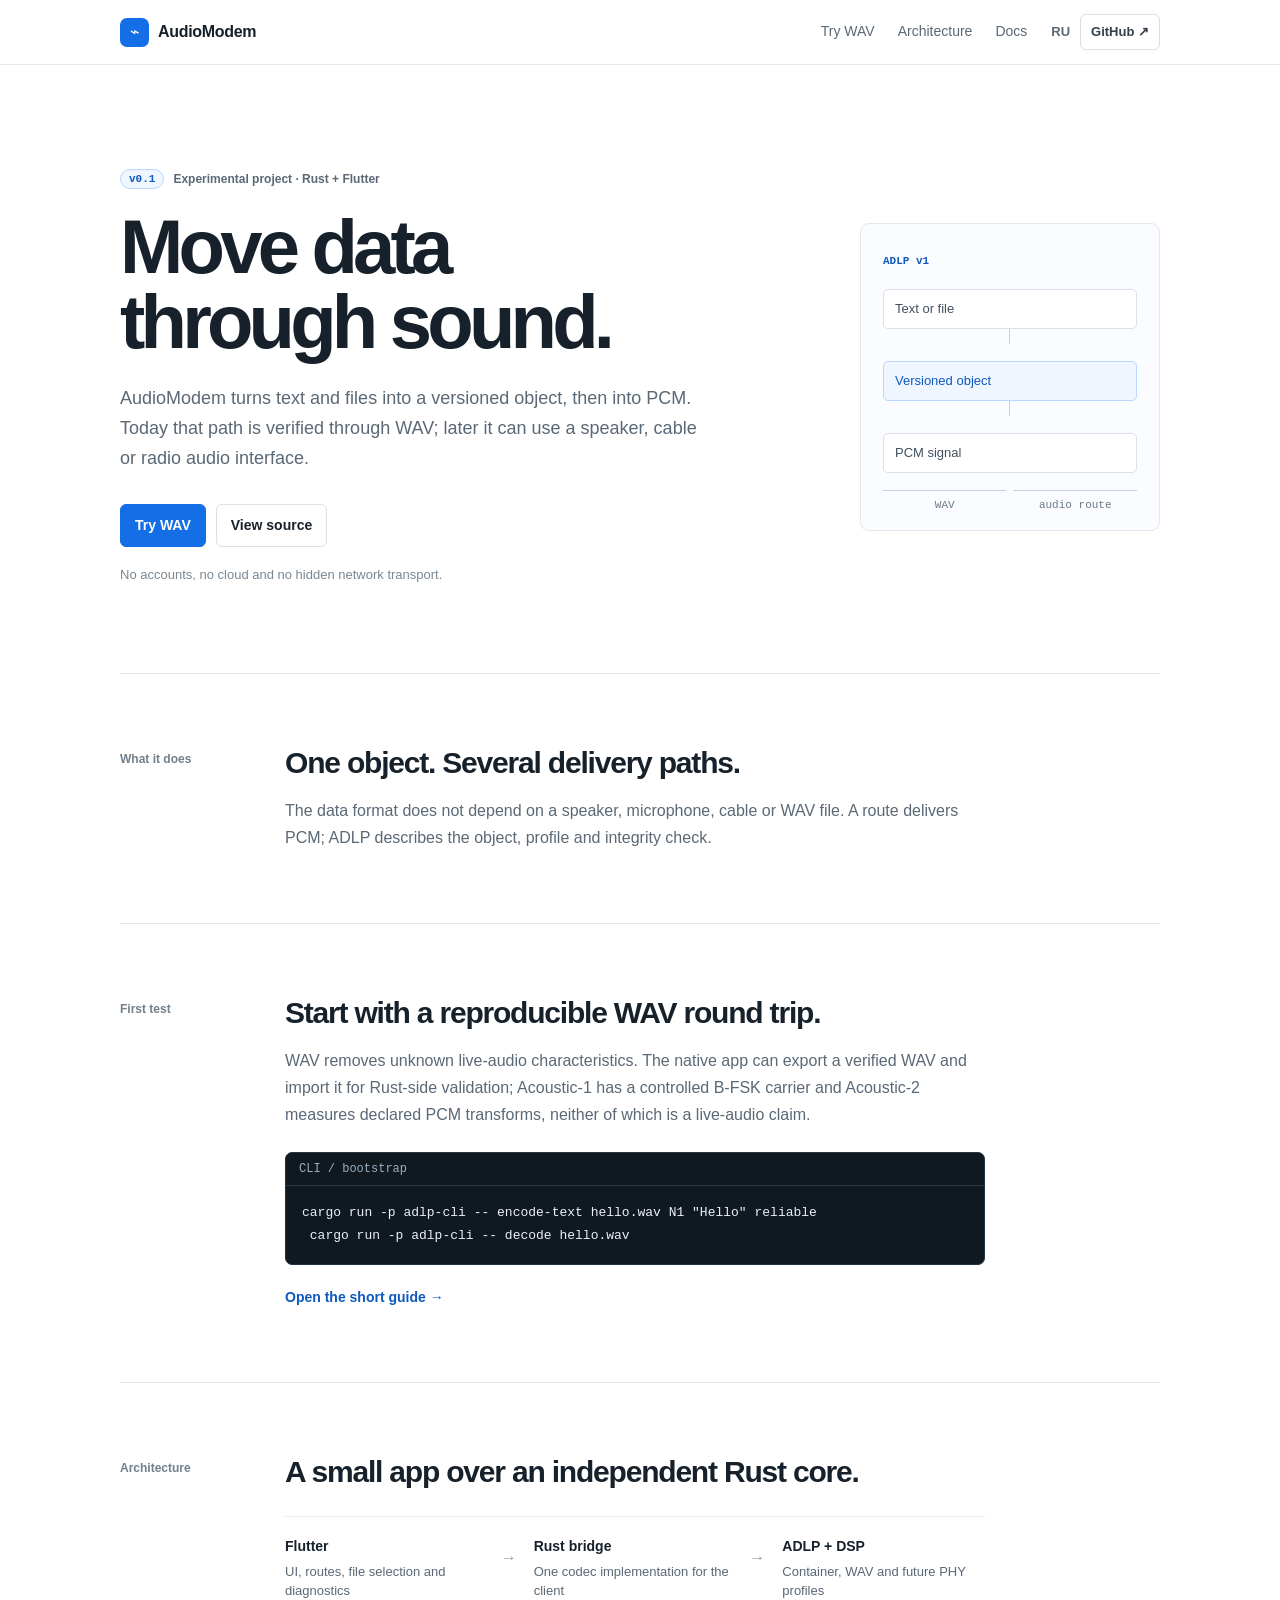
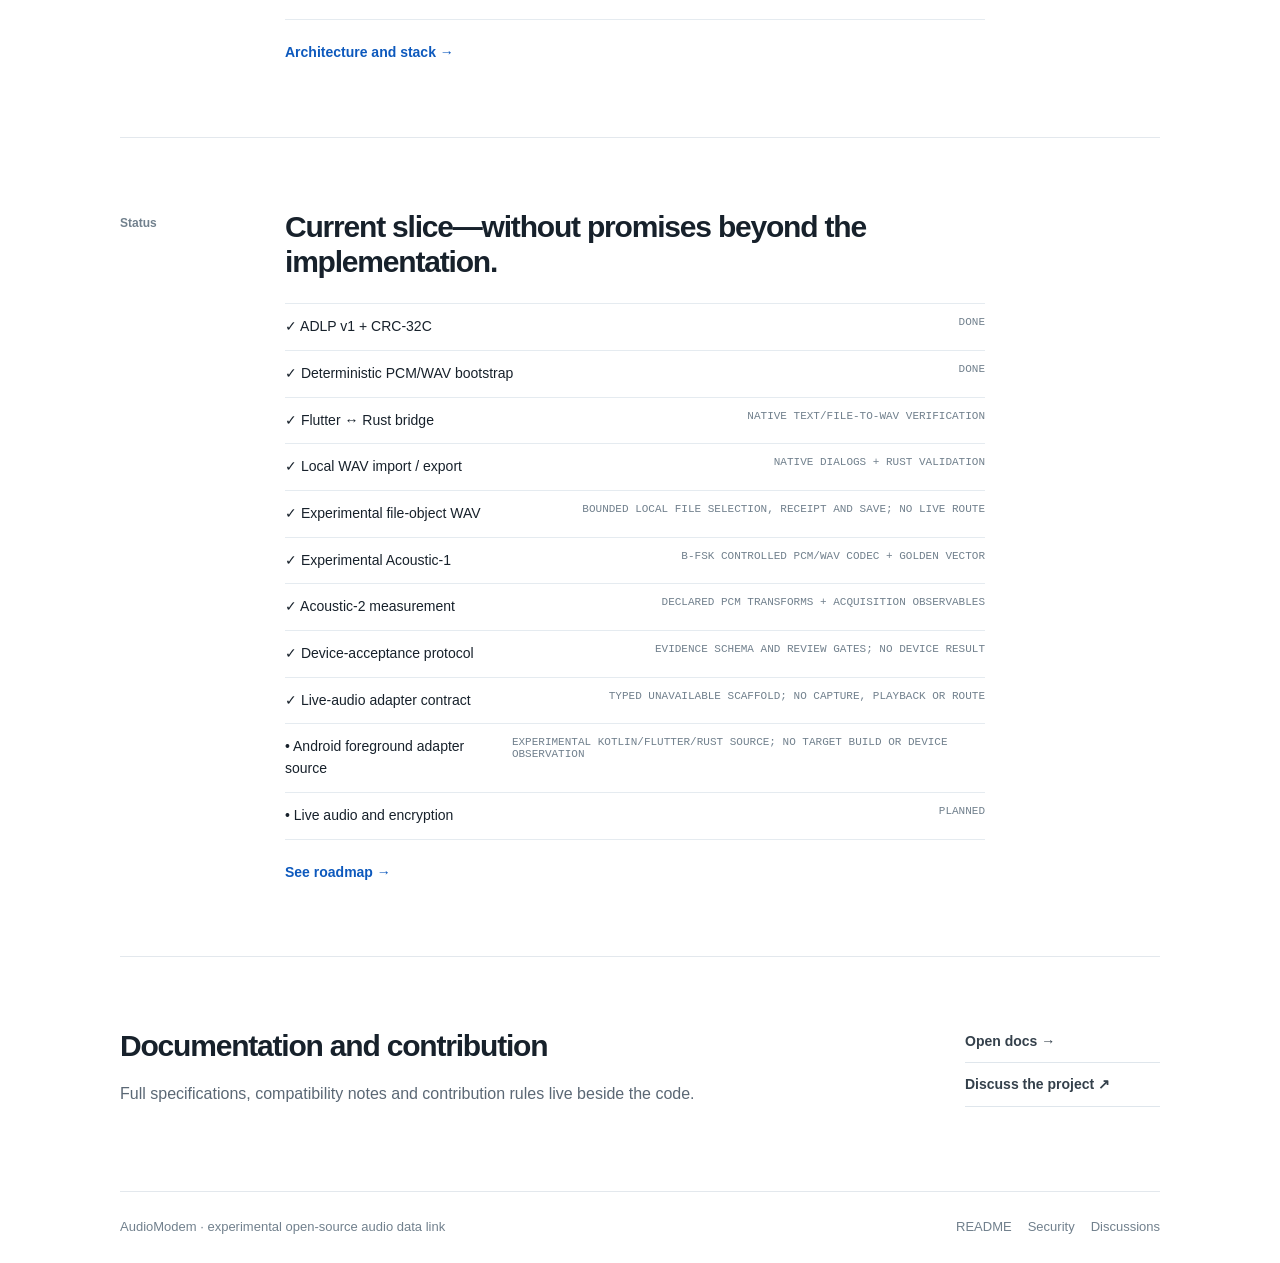
<file: index.html>
<!doctype html>
<html lang="en">
  <head>
    <meta charset="utf-8" />
    <meta name="viewport" content="width=device-width, initial-scale=1" />
    <meta name="description" content="AudioModem is an experimental open-source audio data link built with Rust and Flutter." />
    <link rel="stylesheet" href="styles.css" />
    <title>AudioModem — move data through sound</title>
  </head>
  <body>
    <header><div class="header-inner"><a class="brand" href="./"><span>⌁</span><b>AudioModem</b></a><nav><a href="#try">Try WAV</a><a href="#architecture">Architecture</a><a href="https://github.com/matveyb9/AudioModem/tree/main/docs">Docs</a></nav><div class="header-links"><a href="ru/">RU</a><a class="github" href="https://github.com/matveyb9/AudioModem">GitHub ↗</a></div></div></header>
    <main>
      <section class="hero"><div class="hero-copy"><p class="eyebrow"><span>v0.1</span> Experimental project · Rust + Flutter</p><h1>Move data<br />through sound.</h1><p class="lede">AudioModem turns text and files into a versioned object, then into PCM. Today that path is verified through WAV; later it can use a speaker, cable or radio audio interface.</p><p class="actions"><a class="primary" href="#try">Try WAV</a><a class="secondary" href="https://github.com/matveyb9/AudioModem">View source</a></p><p class="note">No accounts, no cloud and no hidden network transport.</p></div><div class="diagram"><b>ADLP v1</b><div>Text or file</div><i></i><div class="accent">Versioned object</div><i></i><div>PCM signal</div><p><span>WAV</span><span>audio route</span></p></div></section>
      <section class="split"><p>What it does</p><div><h2>One object. Several delivery paths.</h2><p>The data format does not depend on a speaker, microphone, cable or WAV file. A route delivers PCM; ADLP describes the object, profile and integrity check.</p></div></section>
      <section class="split" id="try"><p>First test</p><div><h2>Start with a reproducible WAV round trip.</h2><p>WAV removes unknown live-audio characteristics. The native app can export a verified WAV and import it for Rust-side validation; Acoustic-1 has a controlled B-FSK carrier and Acoustic-2 measures declared PCM transforms, neither of which is a live-audio claim.</p><pre><small>CLI / bootstrap</small><code>cargo run -p adlp-cli -- encode-text hello.wav N1 "Hello" reliable
 cargo run -p adlp-cli -- decode hello.wav</code></pre><a class="text-link" href="https://github.com/matveyb9/AudioModem/blob/main/docs/guides/getting-started.md">Open the short guide →</a></div></section>
      <section class="split" id="architecture"><p>Architecture</p><div><h2>A small app over an independent Rust core.</h2><div class="flow"><div><b>Flutter</b><span>UI, routes, file selection and diagnostics</span></div><strong>→</strong><div><b>Rust bridge</b><span>One codec implementation for the client</span></div><strong>→</strong><div><b>ADLP + DSP</b><span>Container, WAV and future PHY profiles</span></div></div><a class="text-link" href="https://github.com/matveyb9/AudioModem/blob/main/docs/README.md">Architecture and stack →</a></div></section>
      <section class="split"><p>Status</p><div><h2>Current slice—without promises beyond the implementation.</h2><dl><div><dt>✓ ADLP v1 + CRC-32C</dt><dd>done</dd></div><div><dt>✓ Deterministic PCM/WAV bootstrap</dt><dd>done</dd></div><div><dt>✓ Flutter ↔ Rust bridge</dt><dd>native text/file-to-WAV verification</dd></div><div><dt>✓ Local WAV import / export</dt><dd>native dialogs + Rust validation</dd></div><div><dt>✓ Experimental file-object WAV</dt><dd>bounded local file selection, receipt and save; no live route</dd></div><div><dt>✓ Experimental Acoustic-1</dt><dd>B-FSK controlled PCM/WAV codec + golden vector</dd></div><div><dt>✓ Acoustic-2 measurement</dt><dd>declared PCM transforms + acquisition observables</dd></div><div><dt>✓ Device-acceptance protocol</dt><dd>evidence schema and review gates; no device result</dd></div><div><dt>✓ Live-audio adapter contract</dt><dd>typed unavailable scaffold; no capture, playback or route</dd></div><div><dt>• Android foreground adapter source</dt><dd>experimental Kotlin/Flutter/Rust source; no target build or device observation</dd></div><div><dt>• Live audio and encryption</dt><dd>planned</dd></div></dl><a class="text-link" href="https://github.com/matveyb9/AudioModem/blob/main/docs/roadmap.md">See roadmap →</a></div></section>
      <section class="links"><div><h2>Documentation and contribution</h2><p>Full specifications, compatibility notes and contribution rules live beside the code.</p></div><div><a href="https://github.com/matveyb9/AudioModem/tree/main/docs">Open docs →</a><a href="https://github.com/matveyb9/AudioModem/discussions">Discuss the project ↗</a></div></section>
    </main>
    <footer><span>AudioModem · experimental open-source audio data link</span><span><a href="https://github.com/matveyb9/AudioModem/blob/main/README.md">README</a><a href="https://github.com/matveyb9/AudioModem/blob/main/SECURITY.md">Security</a><a href="https://github.com/matveyb9/AudioModem/discussions">Discussions</a></span></footer>
  </body>
</html>
</file>
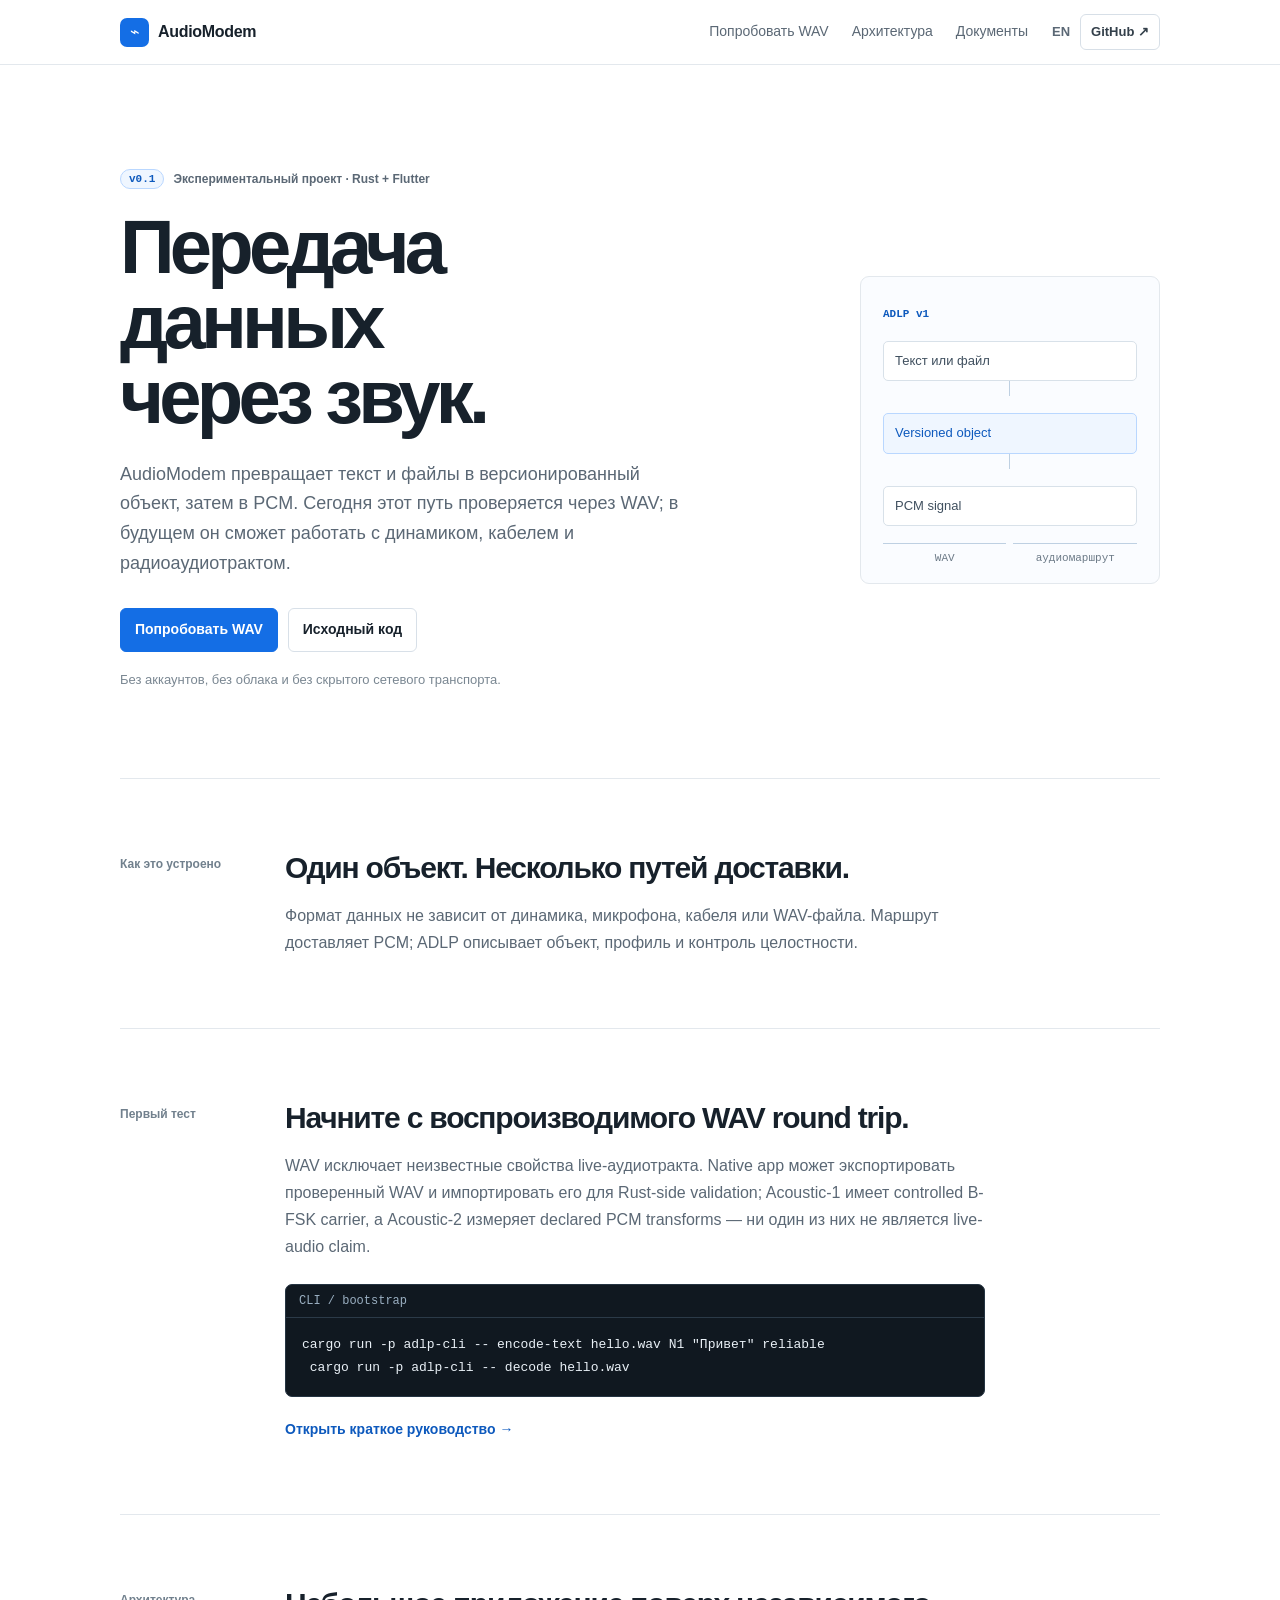
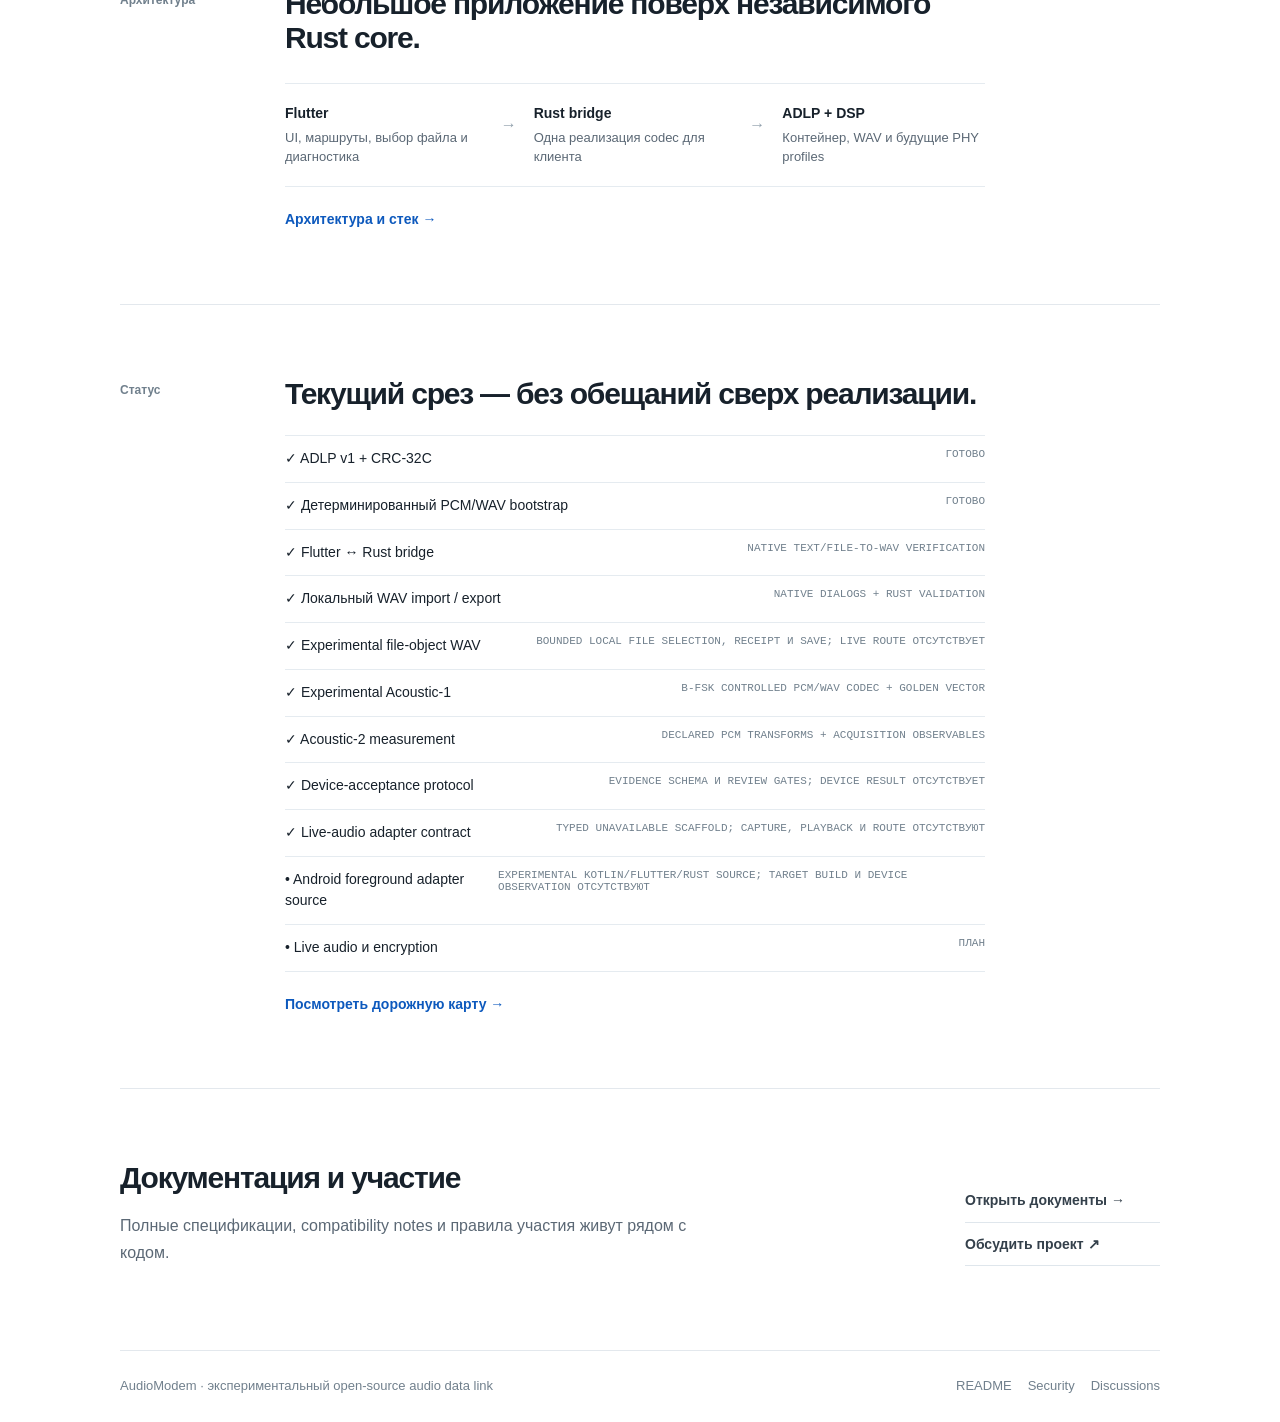
<file: ru/index.html>
<!doctype html>
<html lang="ru">
  <head>
    <meta charset="utf-8" />
    <meta name="viewport" content="width=device-width, initial-scale=1" />
    <meta name="description" content="AudioModem — экспериментальный open-source аудиоканал передачи данных." />
    <link rel="stylesheet" href="../styles.css" />
    <title>AudioModem — передача данных через звук</title>
  </head>
  <body>
    <header><div class="header-inner"><a class="brand" href="./"><span>⌁</span><b>AudioModem</b></a><nav><a href="#try">Попробовать WAV</a><a href="#architecture">Архитектура</a><a href="https://github.com/matveyb9/AudioModem/tree/main/docs">Документы</a></nav><div class="header-links"><a href="../">EN</a><a class="github" href="https://github.com/matveyb9/AudioModem">GitHub ↗</a></div></div></header>
    <main>
      <section class="hero"><div class="hero-copy"><p class="eyebrow"><span>v0.1</span> Экспериментальный проект · Rust + Flutter</p><h1>Передача данных<br />через звук.</h1><p class="lede">AudioModem превращает текст и файлы в версионированный объект, затем в PCM. Сегодня этот путь проверяется через WAV; в будущем он сможет работать с динамиком, кабелем и радиоаудиотрактом.</p><p class="actions"><a class="primary" href="#try">Попробовать WAV</a><a class="secondary" href="https://github.com/matveyb9/AudioModem">Исходный код</a></p><p class="note">Без аккаунтов, без облака и без скрытого сетевого транспорта.</p></div><div class="diagram"><b>ADLP v1</b><div>Текст или файл</div><i></i><div class="accent">Versioned object</div><i></i><div>PCM signal</div><p><span>WAV</span><span>аудиомаршрут</span></p></div></section>
      <section class="split"><p>Как это устроено</p><div><h2>Один объект. Несколько путей доставки.</h2><p>Формат данных не зависит от динамика, микрофона, кабеля или WAV-файла. Маршрут доставляет PCM; ADLP описывает объект, профиль и контроль целостности.</p></div></section>
      <section class="split" id="try"><p>Первый тест</p><div><h2>Начните с воспроизводимого WAV round trip.</h2><p>WAV исключает неизвестные свойства live-аудиотракта. Native app может экспортировать проверенный WAV и импортировать его для Rust-side validation; Acoustic-1 имеет controlled B-FSK carrier, а Acoustic-2 измеряет declared PCM transforms — ни один из них не является live-audio claim.</p><pre><small>CLI / bootstrap</small><code>cargo run -p adlp-cli -- encode-text hello.wav N1 "Привет" reliable
 cargo run -p adlp-cli -- decode hello.wav</code></pre><a class="text-link" href="https://github.com/matveyb9/AudioModem/blob/main/docs/guides/getting-started_RU.md">Открыть краткое руководство →</a></div></section>
      <section class="split" id="architecture"><p>Архитектура</p><div><h2>Небольшое приложение поверх независимого Rust core.</h2><div class="flow"><div><b>Flutter</b><span>UI, маршруты, выбор файла и диагностика</span></div><strong>→</strong><div><b>Rust bridge</b><span>Одна реализация codec для клиента</span></div><strong>→</strong><div><b>ADLP + DSP</b><span>Контейнер, WAV и будущие PHY profiles</span></div></div><a class="text-link" href="https://github.com/matveyb9/AudioModem/blob/main/docs/README_RU.md">Архитектура и стек →</a></div></section>
      <section class="split"><p>Статус</p><div><h2>Текущий срез — без обещаний сверх реализации.</h2><dl><div><dt>✓ ADLP v1 + CRC-32C</dt><dd>готово</dd></div><div><dt>✓ Детерминированный PCM/WAV bootstrap</dt><dd>готово</dd></div><div><dt>✓ Flutter ↔ Rust bridge</dt><dd>native text/file-to-WAV verification</dd></div><div><dt>✓ Локальный WAV import / export</dt><dd>native dialogs + Rust validation</dd></div><div><dt>✓ Experimental file-object WAV</dt><dd>bounded local file selection, receipt и save; live route отсутствует</dd></div><div><dt>✓ Experimental Acoustic-1</dt><dd>B-FSK controlled PCM/WAV codec + golden vector</dd></div><div><dt>✓ Acoustic-2 measurement</dt><dd>declared PCM transforms + acquisition observables</dd></div><div><dt>✓ Device-acceptance protocol</dt><dd>evidence schema и review gates; device result отсутствует</dd></div><div><dt>✓ Live-audio adapter contract</dt><dd>typed unavailable scaffold; capture, playback и route отсутствуют</dd></div><div><dt>• Android foreground adapter source</dt><dd>experimental Kotlin/Flutter/Rust source; target build и device observation отсутствуют</dd></div><div><dt>• Live audio и encryption</dt><dd>план</dd></div></dl><a class="text-link" href="https://github.com/matveyb9/AudioModem/blob/main/docs/roadmap_RU.md">Посмотреть дорожную карту →</a></div></section>
      <section class="links"><div><h2>Документация и участие</h2><p>Полные спецификации, compatibility notes и правила участия живут рядом с кодом.</p></div><div><a href="https://github.com/matveyb9/AudioModem/tree/main/docs">Открыть документы →</a><a href="https://github.com/matveyb9/AudioModem/discussions">Обсудить проект ↗</a></div></section>
    </main>
    <footer><span>AudioModem · экспериментальный open-source audio data link</span><span><a href="https://github.com/matveyb9/AudioModem/blob/main/README_RU.md">README</a><a href="https://github.com/matveyb9/AudioModem/blob/main/SECURITY.md">Security</a><a href="https://github.com/matveyb9/AudioModem/discussions">Discussions</a></span></footer>
  </body>
</html>
</file>
<file: styles.css>
/* Product One-Pager for public pages; technical detail remains in Markdown manual pages. */
:root{--ink:#17212b;--muted:#5b6875;--line:#e3e8ed;--soft:#f7f9fb;--blue:#146ee5;--blue-dark:#0d59bd;--blue-wash:#eff6ff}*{box-sizing:border-box}html{scroll-behavior:smooth}body{margin:0;background:#fff;color:var(--ink);font:16px/1.55 -apple-system,BlinkMacSystemFont,"Segoe UI",Helvetica,Arial,sans-serif}a{color:inherit;text-decoration:none}a:hover{color:var(--blue-dark)}header{position:sticky;top:0;z-index:2;border-bottom:1px solid var(--line);background:rgba(255,255,255,.94);backdrop-filter:blur(10px)}.header-inner,main,footer{width:min(1040px,calc(100% - 40px));margin:auto}.header-inner{height:64px;display:flex;align-items:center;gap:24px}.brand{display:flex;align-items:center;gap:9px;font-size:16px;letter-spacing:-.02em}.brand span{display:grid;width:29px;height:29px;place-items:center;border-radius:7px;background:var(--blue);color:#fff}.brand b{font-weight:650}.header-inner nav{display:flex;gap:23px;margin-left:auto;color:var(--muted);font-size:14px}.header-links{display:flex;align-items:center;gap:10px;color:var(--muted);font-size:13px;font-weight:600}.github{padding:7px 10px;border:1px solid #d7dfe7;border-radius:6px;color:#34404b}.hero{min-height:560px;display:grid;grid-template-columns:minmax(0,1.15fr) minmax(270px,.65fr);align-items:center;gap:clamp(40px,8vw,112px);padding:104px 0 88px}.hero-copy{max-width:650px}.eyebrow{display:flex;gap:9px;align-items:center;margin:0;color:var(--muted);font-size:12px;font-weight:600}.eyebrow span{border:1px solid #b9d7ff;border-radius:999px;padding:3px 8px;background:var(--blue-wash);color:var(--blue-dark);font:600 11px ui-monospace,SFMono-Regular,Menlo,monospace}.hero h1{margin:20px 0 0;font-size:clamp(44px,6.1vw,76px);line-height:.99;letter-spacing:-.063em}.lede{max-width:580px;margin:25px 0 0;color:var(--muted);font-size:18px;line-height:1.65}.actions{display:flex;gap:10px;flex-wrap:wrap;margin:30px 0 0}.actions a{padding:10px 14px;border:1px solid #d8e0e8;border-radius:6px;font-size:14px;font-weight:650}.actions .primary{border-color:var(--blue);background:var(--blue);color:white}.actions .primary:hover{background:var(--blue-dark)}.note{margin:18px 0 0;color:#7a8792;font-size:13px}.diagram{width:100%;max-width:300px;margin-left:auto;padding:23px 22px 19px;border:1px solid var(--line);border-radius:9px;background:#fafcff;color:#40505f}.diagram b{color:var(--blue-dark);font:600 11px ui-monospace,SFMono-Regular,Menlo,monospace}.diagram div{margin-top:17px;padding:9px 11px;border:1px solid #d8e1e9;border-radius:5px;background:#fff;font-size:13px}.diagram .accent{border-color:#b9d7ff;background:var(--blue-wash);color:var(--blue-dark)}.diagram i{display:block;width:1px;height:15px;margin:auto;background:#bed0e2}.diagram p{display:flex;gap:7px;margin:17px 0 0}.diagram p span{flex:1;border-top:1px solid #bed0e2;padding-top:8px;color:#6c7a87;text-align:center;font:11px ui-monospace,SFMono-Regular,Menlo,monospace}.split{display:grid;grid-template-columns:125px minmax(0,1fr);gap:40px;padding:72px 0;border-top:1px solid var(--line)}.split>p{margin:4px 0 0;color:#71808d;font-size:12px;font-weight:650}.split>div{max-width:700px}.split h2,.links h2{margin:0;font-size:30px;line-height:1.15;letter-spacing:-.04em}.split p:not(:first-child),.links p{margin:16px 0 0;color:var(--muted);font-size:16px;line-height:1.7}pre{overflow:auto;margin:24px 0 0;border:1px solid #253442;border-radius:7px;background:#101820;color:#eaf1f7}pre small{display:block;padding:9px 13px;border-bottom:1px solid #2b3a48;color:#9aafc1;font:12px ui-monospace,SFMono-Regular,Menlo,monospace}pre code{display:block;padding:16px;font:13px/1.75 ui-monospace,SFMono-Regular,Menlo,monospace}.text-link{display:inline-block;margin-top:22px;color:var(--blue-dark);font-size:14px;font-weight:650}.flow{display:grid;grid-template-columns:1fr 20px 1fr 20px 1fr;gap:13px;margin-top:27px;padding:19px 0;border-top:1px solid #e5ebf0;border-bottom:1px solid #e5ebf0}.flow div{display:grid;gap:5px}.flow b{font-size:14px}.flow span{color:var(--muted);font-size:13px;line-height:1.45}.flow strong{margin-top:10px;color:#92a1ad}dl{margin:24px 0 0;border-top:1px solid #e5ebf0}dl div{display:flex;justify-content:space-between;gap:20px;padding:12px 0;border-bottom:1px solid #e5ebf0}dt{font-size:14px}dd{margin:0;color:#71808d;font:11px ui-monospace,SFMono-Regular,Menlo,monospace;text-transform:uppercase}.links{display:grid;grid-template-columns:1fr auto;align-items:end;gap:40px;padding:72px 0 84px;border-top:1px solid var(--line)}.links>div:first-child{max-width:580px}.links>div:last-child{display:grid;gap:11px;min-width:195px}.links a{padding-bottom:10px;border-bottom:1px solid #dfe6ec;color:#34404b;font-size:14px;font-weight:650}footer{display:flex;justify-content:space-between;gap:22px;padding:25px 0;border-top:1px solid var(--line);color:#71808d;font-size:13px}footer span:last-child{display:flex;gap:16px}@media(max-width:780px){.header-inner,main,footer{width:calc(100% - 28px)}.header-inner{height:58px}.header-inner nav{display:none}.header-links{margin-left:auto}.github{font-size:0;padding:7px}.github::after{content:"↗";font-size:14px}.hero{min-height:0;grid-template-columns:1fr;gap:42px;padding:60px 0 68px}.hero h1{font-size:48px}.lede{font-size:16px}.diagram{max-width:100%;margin-left:0}.split{grid-template-columns:1fr;gap:16px;padding:49px 0}.split h2,.links h2{font-size:27px}.flow{grid-template-columns:1fr;gap:0}.flow strong{transform:rotate(90deg);margin:7px 0}.links{grid-template-columns:1fr;gap:28px;padding:54px 0 65px}.links>div:last-child{width:100%}footer{flex-direction:column;gap:9px}footer span:last-child{gap:14px;flex-wrap:wrap}}
</file>
